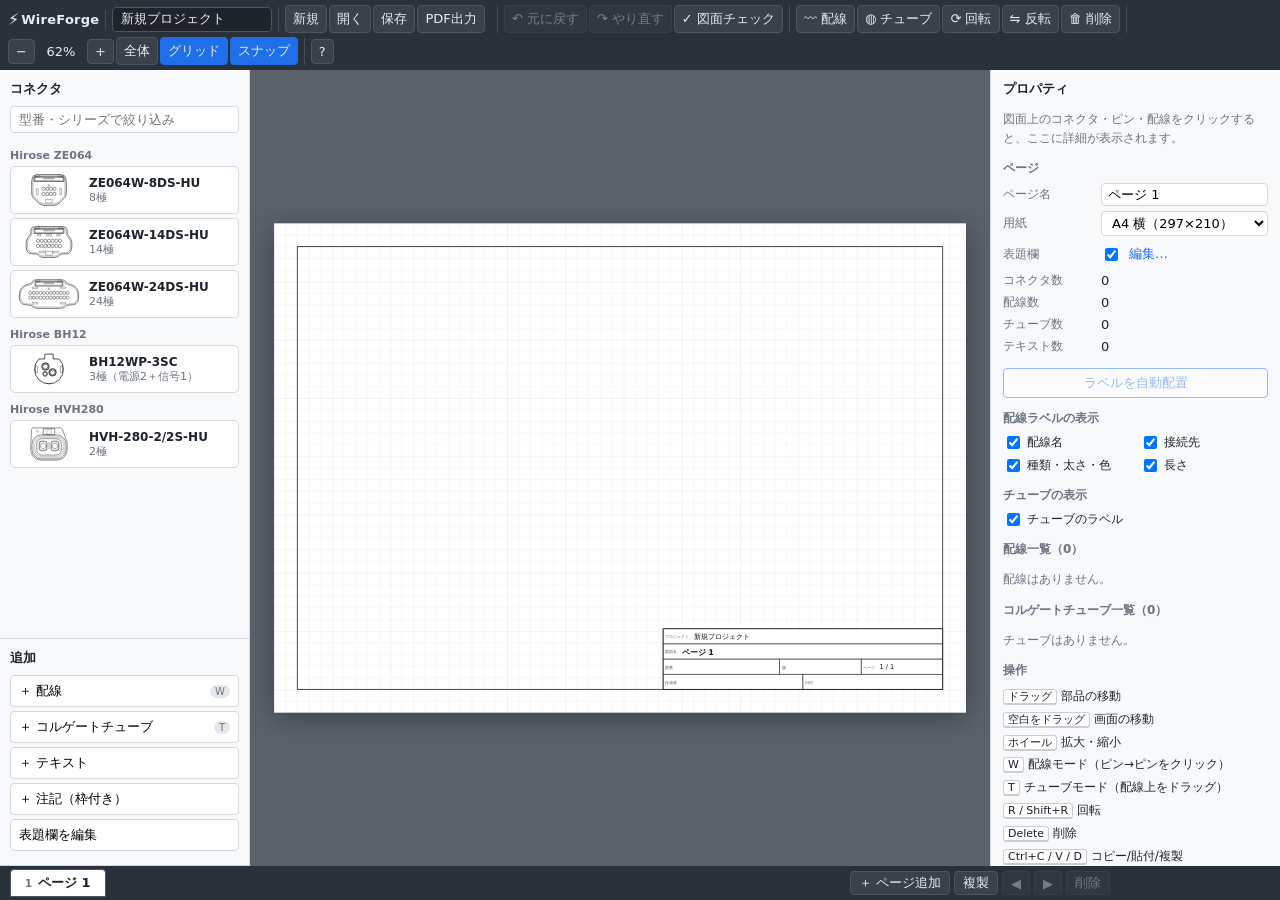
<file: index.html>
<!doctype html>
<html lang="ja">
<head>
  <meta charset="utf-8">
  <meta name="viewport" content="width=device-width, initial-scale=1">
  <title>WireForge – ハーネス配線図エディタ</title>
  <meta name="description" content="学生フォーミュラEV向け 車両ハーネス配線図作成ツール（ブラウザ完結・サーバー不要）">
  <link rel="stylesheet" href="css/app.css">
</head>
<body>
  <header id="toolbar" class="toolbar"></header>

  <aside id="parts" class="panel panel-left" aria-label="部品パネル"></aside>

  <main class="canvas-wrap">
    <div id="canvas" class="canvas"></div>
    <button class="panel-toggle left" data-toggle-panel="left" title="部品パネルの表示切替">◧</button>
    <button class="panel-toggle right" data-toggle-panel="right" title="プロパティパネルの表示切替">◨</button>
  </main>

  <aside id="props" class="panel panel-right" aria-label="プロパティパネル"></aside>

  <footer id="pagebar" class="pagebar"></footer>

  <noscript>このアプリを使うには JavaScript を有効にしてください。</noscript>
  <script type="module" src="js/main.js"></script>
</body>
</html>
</file>
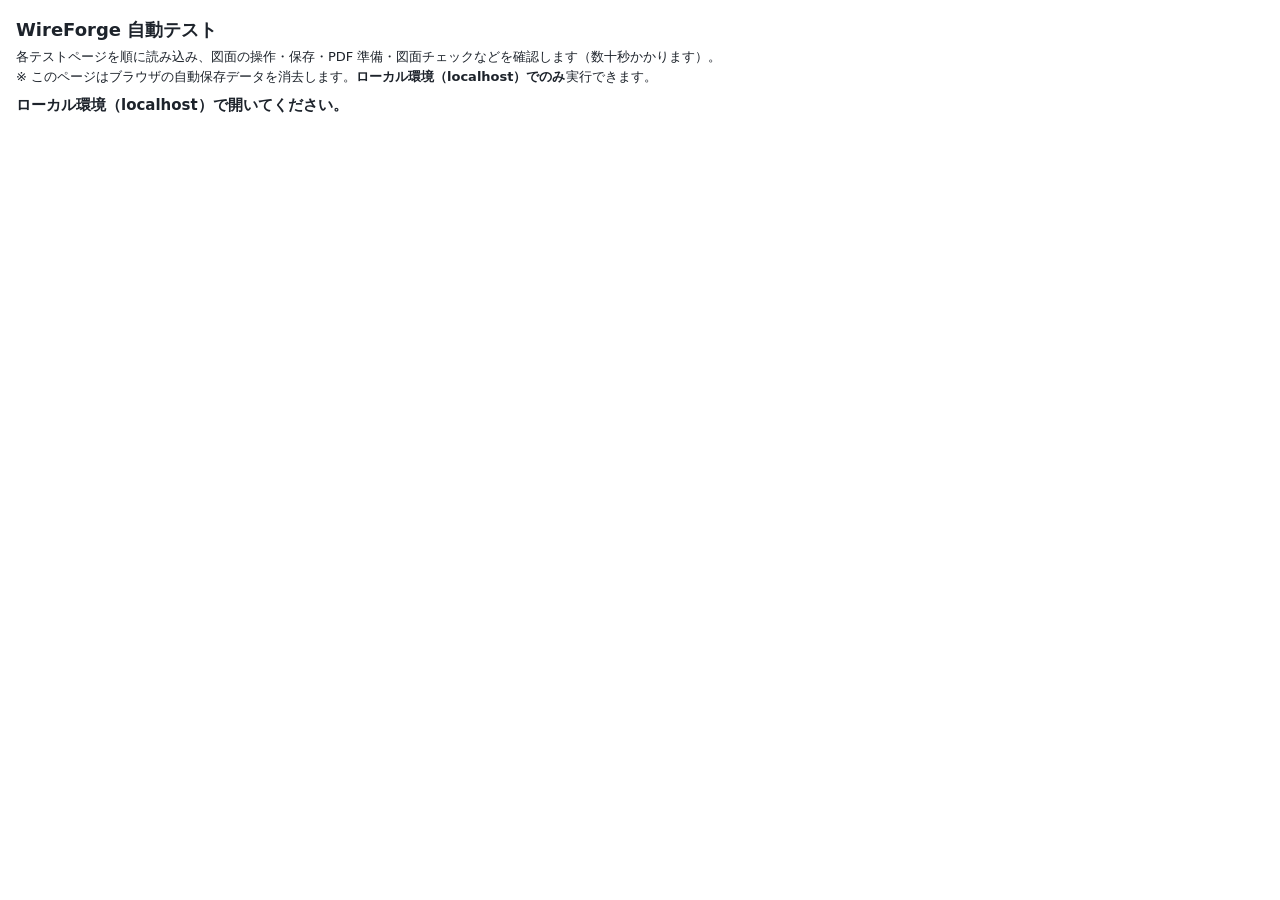
<file: tests/index.html>
<!doctype html>
<html lang="ja">
<head>
  <meta charset="utf-8">
  <title>WireForge テスト</title>
  <style>
    body { font: 13px/1.5 "Yu Gothic UI", "Meiryo", system-ui, sans-serif; margin: 16px; color: #1d232b; background: #fff; }
    h1 { font-size: 18px; margin: 0 0 4px; }
    .summary { font-size: 15px; font-weight: 700; margin: 8px 0 12px; }
    .ok { color: #15803d; } .ng { color: #b91c1c; }
    details { border: 1px solid #d5d9e0; border-radius: 6px; margin: 6px 0; padding: 4px 10px; }
    summary { cursor: pointer; }
    pre { margin: 4px 0; font-size: 12px; white-space: pre-wrap; }
    iframe { position: fixed; left: -10000px; top: 0; width: 1600px; height: 900px; border: 0; }
  </style>
</head>
<body>
  <h1>WireForge 自動テスト</h1>
  <div>各テストページを順に読み込み、図面の操作・保存・PDF 準備・図面チェックなどを確認します（数十秒かかります）。<br>
    ※ このページはブラウザの自動保存データを消去します。<b>ローカル環境（localhost）でのみ</b>実行できます。</div>
  <div class="summary" id="summary">実行中…</div>
  <div id="results"></div>
  <script type="module">
    const TESTS = [
      ['connector.html', 'コネクタ配置・回転・コピー'],
      ['wire.html', '配線'],
      ['tube.html', 'コルゲートチューブ'],
      ['pages-io.html', 'ページ・テキスト・保存・PDF 準備'],
      ['pages-io.html?restore=1', '自動保存からの復元'],
      ['check-repair.html', '図面チェック・読み込み時の修復・ラベル自動配置'],
    ];
    const results = document.getElementById('results');
    const summary = document.getElementById('summary');
    if (!['localhost', '127.0.0.1'].includes(location.hostname)) {
      summary.textContent = 'ローカル環境（localhost）で開いてください。';
      throw new Error('local only');
    }

    function runOne(url) {
      return new Promise((resolve) => {
        const frame = document.createElement('iframe');
        frame.src = url;
        document.body.appendChild(frame);
        const t0 = Date.now();
        const poll = setInterval(() => {
          const text = frame.contentDocument?.getElementById('out')?.textContent || '';
          if (text || Date.now() - t0 > 30000) {
            clearInterval(poll);
            // 自動保存（pagehide 時に確定）を残すため、iframe を外す前に少し待つ
            setTimeout(() => { frame.remove(); resolve(text || 'FAIL タイムアウト（30 秒以内に結果が出ませんでした）'); }, 300);
          }
        }, 200);
      });
    }

    let pass = 0, fail = 0;
    for (const [url, name] of TESTS) {
      const out = await runOne(url);
      const lines = out.split('\n').filter(Boolean);
      const p = lines.filter((l) => l.startsWith('PASS')).length;
      const f = lines.filter((l) => /^(FAIL|ERROR|EXC)/.test(l)).length;
      pass += p; fail += f;
      const d = document.createElement('details');
      if (f) d.open = true;
      d.innerHTML = `<summary><b class="${f ? 'ng' : 'ok'}">${f ? '✗' : '✓'}</b> ${name}（${url}）— 成功 ${p} / 失敗 ${f}</summary>`;
      const pre = document.createElement('pre');
      pre.textContent = lines.join('\n');
      d.appendChild(pre);
      results.appendChild(d);
    }
    summary.className = 'summary ' + (fail ? 'ng' : 'ok');
    summary.textContent = fail ? `失敗あり: 成功 ${pass} / 失敗 ${fail}` : `すべて成功: ${pass} 件`;
    document.title = `${fail ? 'NG' : 'OK'} ${pass}/${pass + fail}`;
  </script>
</body>
</html>
</file>
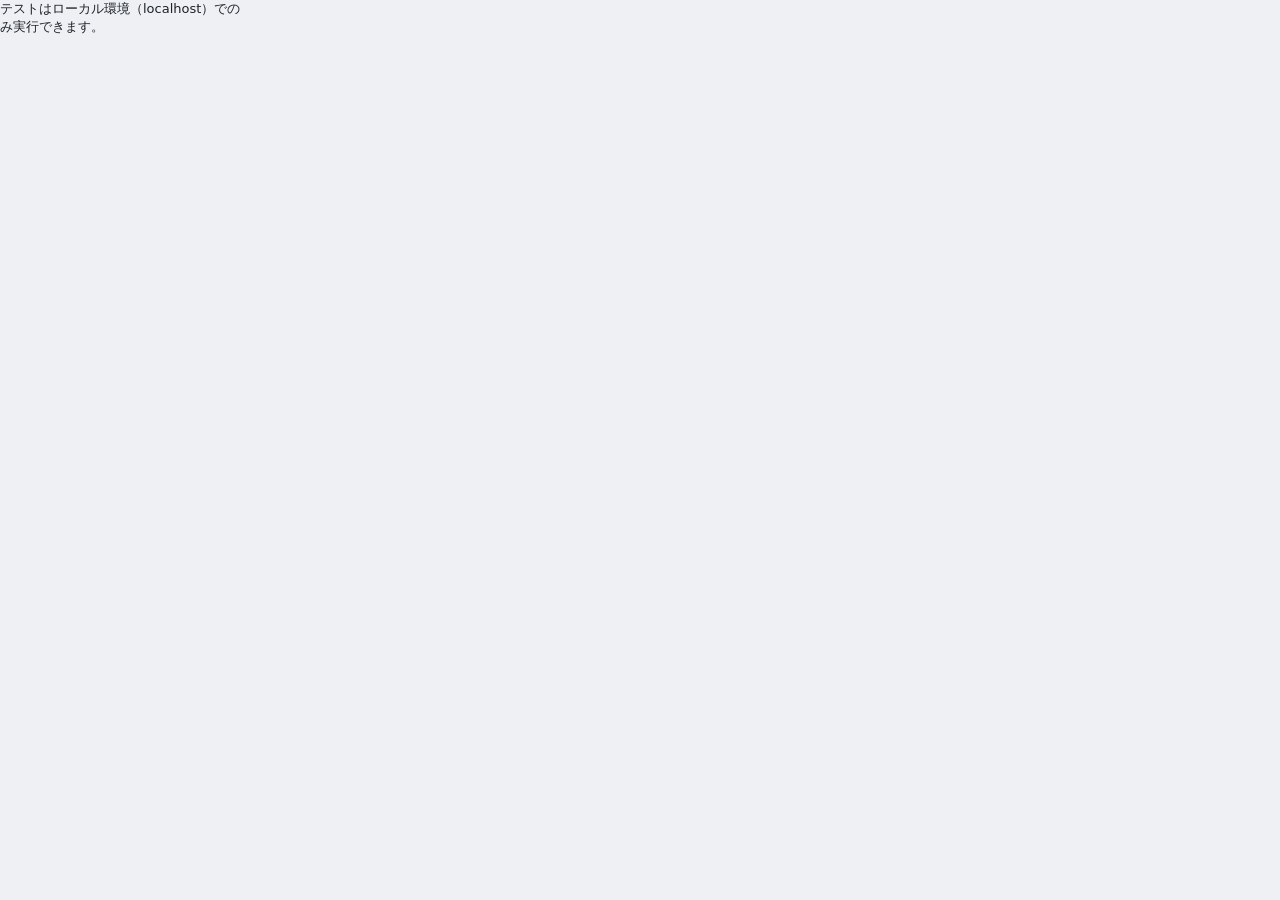
<file: tests/check-repair.html>
<!doctype html><html lang="ja"><head><meta charset="utf-8"><title>test: check-repair</title><link rel="stylesheet" href="../css/app.css"></head><body>
<header id="toolbar" class="toolbar"></header><aside id="parts" class="panel panel-left"></aside>
<main class="canvas-wrap"><div id="canvas" class="canvas"></div></main><aside id="props" class="panel panel-right"></aside><footer id="pagebar" class="pagebar"></footer>
<pre id="out" style="position:fixed;left:0;bottom:40px;background:#fff;z-index:9;font-size:11px;margin:0"></pre>
<script type="module">
// テストは localStorage（自動保存）を消すので、公開サイトでは実行しない
if (!['localhost', '127.0.0.1'].includes(location.hostname)) { document.body.textContent = 'テストはローカル環境（localhost）でのみ実行できます。'; throw new Error('local only'); }
if (!new URLSearchParams(location.search).get('restore')) localStorage.clear();
const log=[]; const ok=(n,c,extra='')=>log.push((c?'PASS ':'FAIL ')+n+(c?'':' '+extra));
window.addEventListener('error',e=>log.push('ERROR '+e.message));
const sleep=(ms)=>new Promise(r=>setTimeout(r,ms));
try{
localStorage.clear();
await import('../js/main.js');
const {canvas, store, cmd} = window.__app;
window.confirm=()=>true; const alerts=[]; window.alert=(m)=>alerts.push(m);
const {checkProject} = await import('../js/core/check.js');
const {deserializeWithReport, serialize} = await import('../js/core/io.js');
canvas.fit();
const has=(issues,lv,re)=>issues.some(i=>i.level===lv && re.test(i.message));

// 空の図面 → 問題なし
ok('empty project clean', checkProject(store.project).length===0);

canvas.placePart('HRS-ZE064W-14DS', 90, 80);
canvas.placePart('HRS-HVH-280-2/2S', 200, 80);
const [J1,J2]=store.page.connectors;
cmd.addWire({connectorId:J1.id,pinId:'1'},{connectorId:J2.id,pinId:'1'},{name:'HV+',length:900});
let is=checkProject(store.project);
ok('clean wire no warn/error', !is.some(i=>i.level!=='info'), JSON.stringify(is));
cmd.addWire({connectorId:J1.id,pinId:'2'},{connectorId:J2.id,pinId:'2'});
is=checkProject(store.project);
ok('info: missing name', has(is,'info',/配線名が未入力/));
ok('info: missing length', has(is,'info',/長さが未入力/));
// 同じピンに 2 本
cmd.addWire({connectorId:J1.id,pinId:'1'},{connectorId:J1.id,pinId:'3'},{name:'HV+',length:100});
is=checkProject(store.project);
ok('warn: pin double', has(is,'warn',/に配線が 2 本/));
ok('same name in same net is ok', !has(is,'warn',/配線名「HV\+」/));
cmd.addWire({connectorId:J1.id,pinId:'4'},{connectorId:J1.id,pinId:'5'},{name:'HV+',length:100});
is=checkProject(store.project);
ok('warn: same name different nets', has(is,'warn',/配線名「HV\+」/));
// コネクタ名重複
cmd.updateConnector(J2.id,{label:'J1'});
ok('warn: dup connector label', has(checkProject(store.project),'warn',/コネクタ名「J1」/));
cmd.updateConnector(J2.id,{label:'J2'});
// はみ出し
cmd.updateConnector(J2.id,{x:290});
ok('warn: outside frame', has(checkProject(store.project),'warn',/コネクタ J2 が図枠から/));
cmd.updateConnector(J2.id,{x:200,y:80});
const tid=cmd.addText(250,185,{text:'メモ'});
ok('warn: overlaps title block', has(checkProject(store.project),'warn',/メモ」が表題欄に重なって/), JSON.stringify(checkProject(store.project).map(i=>i.message)));
cmd.deleteText(tid);
// チューブ長さ
cmd.addTube(store.page.wires[0].id,0.3,0.6);
ok('info: tube length', has(checkProject(store.project),'info',/チューブ T1: 長さが未入力/));

// パネル UI
const btn=[...document.querySelectorAll('#toolbar .tb-btn')].find(b=>b.textContent.includes('図面チェック'));
ok('toolbar check button', !!btn);
await sleep(400);
const badge=btn.querySelector('.check-badge');
ok('badge shows count', !badge.hidden && +badge.textContent>0, badge.textContent);
btn.click();
const panel=document.querySelector('.check-panel');
ok('panel opens', panel && !panel.hidden);
const items=[...panel.querySelectorAll('.check-item')];
ok('panel lists items', items.length===checkProject(store.project).length, items.length);
ok('errors sorted first', items[0].classList.contains('warn')||items[0].classList.contains('error'));
// 2 ページ目へ移動して、1 ページ目の項目をクリック → ページ切替＋選択
const p1=store.page.id;
cmd.addPage(); ok('switched to page 2', store.page.id!==p1);
await sleep(400);
const target=[...panel.querySelectorAll('.check-item')].find(b=>/に配線が 2 本/.test(b.textContent));
ok('page tag shown for multipage', !!target?.querySelector('.pg'));
target.click();
ok('click issue switches page', store.page.id===p1);
ok('click issue selects pin', store.ui.selection?.kind==='pin');
// 図面外の部品を選択 → 画面内へスクロール
cmd.updateConnector(J2.id,{x:280});
canvas.zoomAt(4); store.select({kind:'connector',id:J2.id}); canvas.reveal();
const r=document.querySelector(`[data-kind="connector"][data-id="${J2.id}"]`).getBoundingClientRect();
const box=canvas.svg.getBoundingClientRect();
ok('reveal centers element', Math.abs((r.left+r.width/2)-(box.left+box.width/2))<2, `${r.left} ${box.left}`);
cmd.updateConnector(J2.id,{x:200});
// 閉じる
panel.querySelector('.icon-btn').click(); ok('panel closes', panel.hidden);

// PDF ダイアログに警告
cmd.exportPdf();
ok('pdf dialog shows check warning', /図面チェックで/.test(document.querySelector('.modal')?.textContent||''));
document.querySelector('.modal .link-btn').click();
ok('pdf dialog link opens check', !document.querySelector('.modal') && !panel.hidden);

// ---- 読み込み時の修復 ----
const json=JSON.parse(serialize(store.project));
const pg=json.pages[0];
pg.connectors.push(null, 'x');
pg.connectors[0].x='120'; pg.connectors[0].rotation=450;
pg.wires.push({id:'bad'}); // from/to なし
pg.wires[1].id=pg.wires[0].id; // ID 重複
pg.wires[0].waypoints=[[1,2],'bad',[3]];
pg.wires[0].length='abc';
pg.tubes.push({id:'tz', wireId:'nope', wireIds:['nope'], t0:0.2, t1:0.5});
pg.tubes[0].t0=0.9; pg.tubes[0].t1=0.1;
pg.texts=[{text:'a', size:-1}];
const {project:fixed, repairs}=deserializeWithReport(JSON.stringify(json));
const f=fixed.pages[0];
ok('repair: non-object connectors removed', f.connectors.length===2);
ok('repair: numeric coercion', f.connectors[0].x===120 && f.connectors[0].rotation===90);
ok('repair: wire without ends removed', !f.wires.some(w=>w.id==='bad'));
ok('repair: duplicate ids reassigned', new Set(f.wires.map(w=>w.id)).size===f.wires.length);
ok('repair: waypoints cleaned', JSON.stringify(f.wires[0].waypoints)==='[[1,2]]');
ok('repair: bad length → null', f.wires[0].length===null);
ok('repair: orphan tube removed', !f.tubes.some(t=>t.id==='tz') && f.tubes.length===1);
ok('repair: tube range ordered', f.tubes[0].t0===0.1 && f.tubes[0].t1===0.9);
ok('repair: text defaults', f.texts[0].size>0 && typeof f.texts[0].x==='number' && f.texts[0].id);
ok('repairs reported', repairs.length>=4, JSON.stringify(repairs));
// 正常ファイルは修復なし
const clean=deserializeWithReport(serialize(store.project));
ok('clean file has no repairs', clean.repairs.length===0, JSON.stringify(clean.repairs));
// 修復があれば開いた時に通知
const file=new File([JSON.stringify(json)],'x.harness.json',{type:'application/json'});
await cmd.openFile(file);
ok('open broken file alerts repairs', alerts.some(a=>/修復/.test(a)));
ok('open broken file loaded', store.project.pages[0].wires.length===f.wires.length);
// 存在しない部品・ピン → チェックでエラー
cmd.updateConnector(store.page.connectors[0].id,{partId:'NO-SUCH'});
is=checkProject(store.project);
ok('error: unknown part', has(is,'error',/カタログにありません/));
// 壊れたファイルは例外
let threw=false; try{deserializeWithReport('{"format":"x"}')}catch{threw=true}
ok('foreign json rejected', threw);

// ---- ラベル自動配置 ----
cmd.newProject();
canvas.placePart('HRS-ZE064W-14DS', 80, 75); canvas.placePart('HRS-HVH-280-2/2S', 215, 75);
{const [A,B]=store.page.connectors;
cmd.addWire({connectorId:A.id,pinId:'1'},{connectorId:B.id,pinId:'1'},{name:'HV+',length:900});
cmd.addWire({connectorId:A.id,pinId:'2'},{connectorId:B.id,pinId:'2'},{name:'HV-',length:900});}
const W=await import('../js/render/wireRenderer.js');
const boxes=()=>store.page.wires.map(w=>W.wireLabelBox(store.page,w,store.project.settings.display));
const inter=(a,b)=>Math.min(a.x+a.w,b.x+b.w)>Math.max(a.x,b.x)&&Math.min(a.y+a.h,b.y+b.h)>Math.max(a.y,b.y);
ok('check reports label overlap', checkProject(store.project).some(i=>/重なっています/.test(i.message)) === inter(...boxes()));
cmd.autoLayoutLabels();
ok('auto layout removes overlap', !inter(...boxes()));
ok('no overlap info after layout', !checkProject(store.project).some(i=>/ラベル.*重なって/.test(i.message)));
cmd.undo(); ok('auto layout undoable', store.canRedo());
}catch(e){log.push('EXC '+e.message+' '+e.stack)}
document.getElementById('out').textContent=log.join('\n');
</script></body></html>
</file>
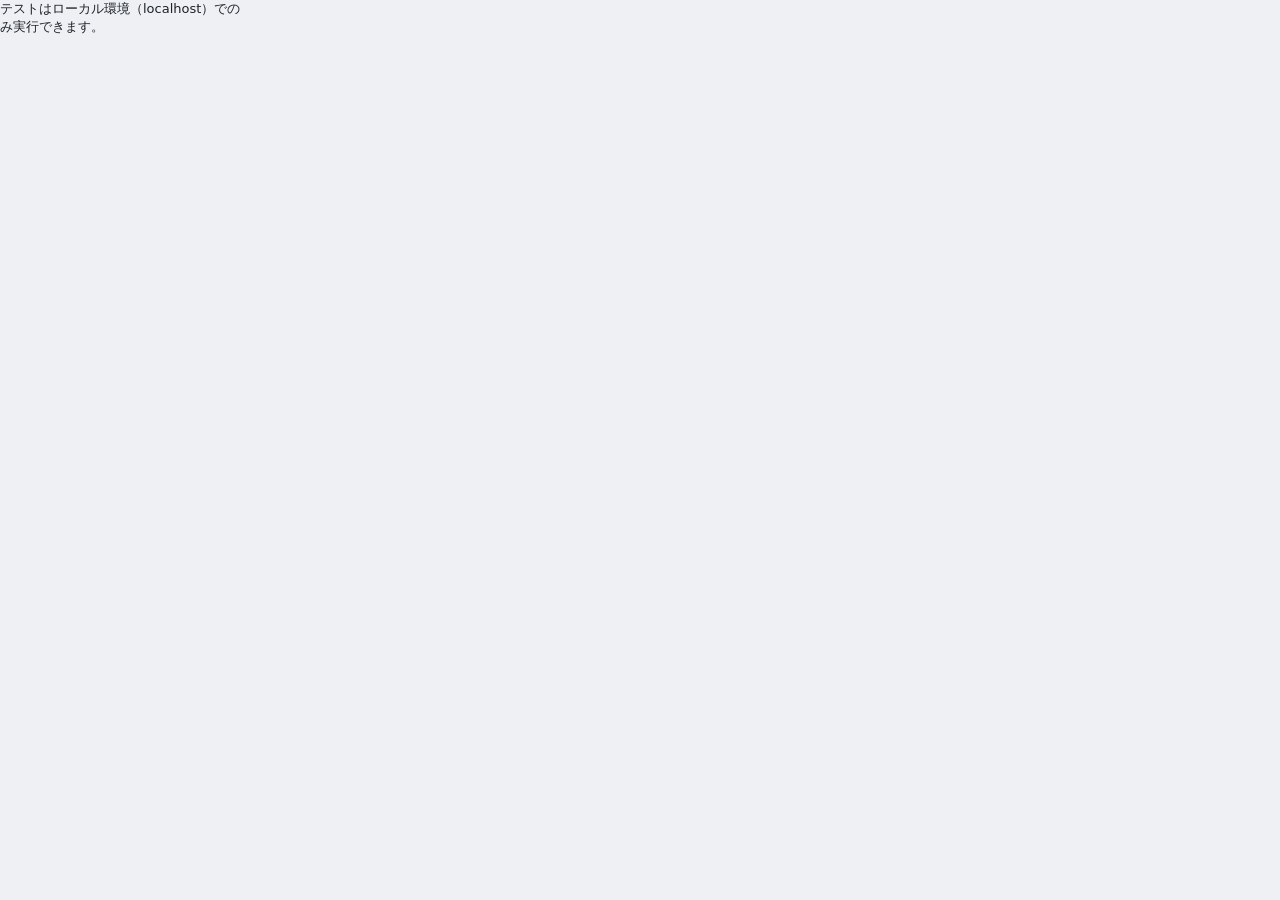
<file: tests/connector.html>
<!doctype html><html lang="ja"><head><meta charset="utf-8"><title>test: connector</title><link rel="stylesheet" href="../css/app.css"></head><body>
<header id="toolbar" class="toolbar"></header><aside id="parts" class="panel panel-left"></aside>
<main class="canvas-wrap"><div id="canvas" class="canvas"></div></main><aside id="props" class="panel panel-right"></aside><footer id="pagebar" class="pagebar"></footer>
<pre id="out"></pre>
<script type="module">
// テストは localStorage（自動保存）を消すので、公開サイトでは実行しない
if (!['localhost', '127.0.0.1'].includes(location.hostname)) { document.body.textContent = 'テストはローカル環境（localhost）でのみ実行できます。'; throw new Error('local only'); }
if (!new URLSearchParams(location.search).get('restore')) localStorage.clear();
const log=[]; const ok=(n,c)=>log.push((c?'PASS ':'FAIL ')+n);
window.addEventListener('error',e=>log.push('ERROR '+e.message));
try{
await import('../js/main.js');
const {canvas, store, cmd} = window.__app;
canvas.fit();
canvas.placePart('HRS-ZE064W-14DS', 100, 100);
const pg=()=>store.page; const c0=()=>pg().connectors[0];
ok('place', pg().connectors.length===1 && c0().label==='J1');
cmd.rotate(90); ok('rotate', c0().rotation===90);
cmd.undo(); ok('undo rotate', c0().rotation===0);
cmd.redo(); ok('redo rotate', c0().rotation===90);
cmd.copy(); cmd.paste(); ok('paste', pg().connectors.length===2 && pg().connectors[1].label==='J2' && pg().connectors[1].x===110);
cmd.deleteSelection(); ok('delete', pg().connectors.length===1);
// drag via pointer events on a pin
store.select(null);
const pin=document.querySelector('#canvas [data-kind=pin][data-pin="3"]'); const r=pin.getBoundingClientRect();
const svg=canvas.svg; const opt=(x,y)=>({bubbles:true,clientX:x,clientY:y,button:0,pointerId:1});
pin.dispatchEvent(new PointerEvent('pointerdown',opt(r.x+2,r.y+2)));
ok('pin select', store.ui.selection?.kind==='pin' && store.ui.selection.pinId==='3');
const z=canvas.zoom; svg.dispatchEvent(new PointerEvent('pointermove',opt(r.x+2+20*z,r.y+2+10*z)));
svg.dispatchEvent(new PointerEvent('pointerup',opt(r.x+2+20*z,r.y+2+10*z)));
ok('drag move '+c0().x+','+c0().y, c0().x===120 && c0().y===110);
cmd.undo(); ok('drag undo', c0().x===100 && c0().y===100);
// keyboard
window.dispatchEvent(new KeyboardEvent('keydown',{key:'Delete'}));
ok('pin row/prop panel', document.querySelectorAll('.pin-table tbody tr').length===14);
store.select({kind:'connector',id:c0().id});
window.dispatchEvent(new KeyboardEvent('keydown',{key:'ArrowRight',shiftKey:true}));
ok('nudge', c0().x===110);
window.dispatchEvent(new KeyboardEvent('keydown',{key:'Delete'}));
ok('key delete '+pg().connectors.length+' sel='+JSON.stringify(store.ui.selection), pg().connectors.length===0);
window.dispatchEvent(new KeyboardEvent('keydown',{key:'z',ctrlKey:true}));
ok('key undo', pg().connectors.length===1);
canvas.placePart('HRS-ZE064W-8DS', 50, 50); ok('8DS placeable', pg().connectors.length===2); cmd.undo();
}catch(e){log.push('EXC '+e.stack)}
document.getElementById('out').textContent=log.join('\n');
</script></body></html>
</file>
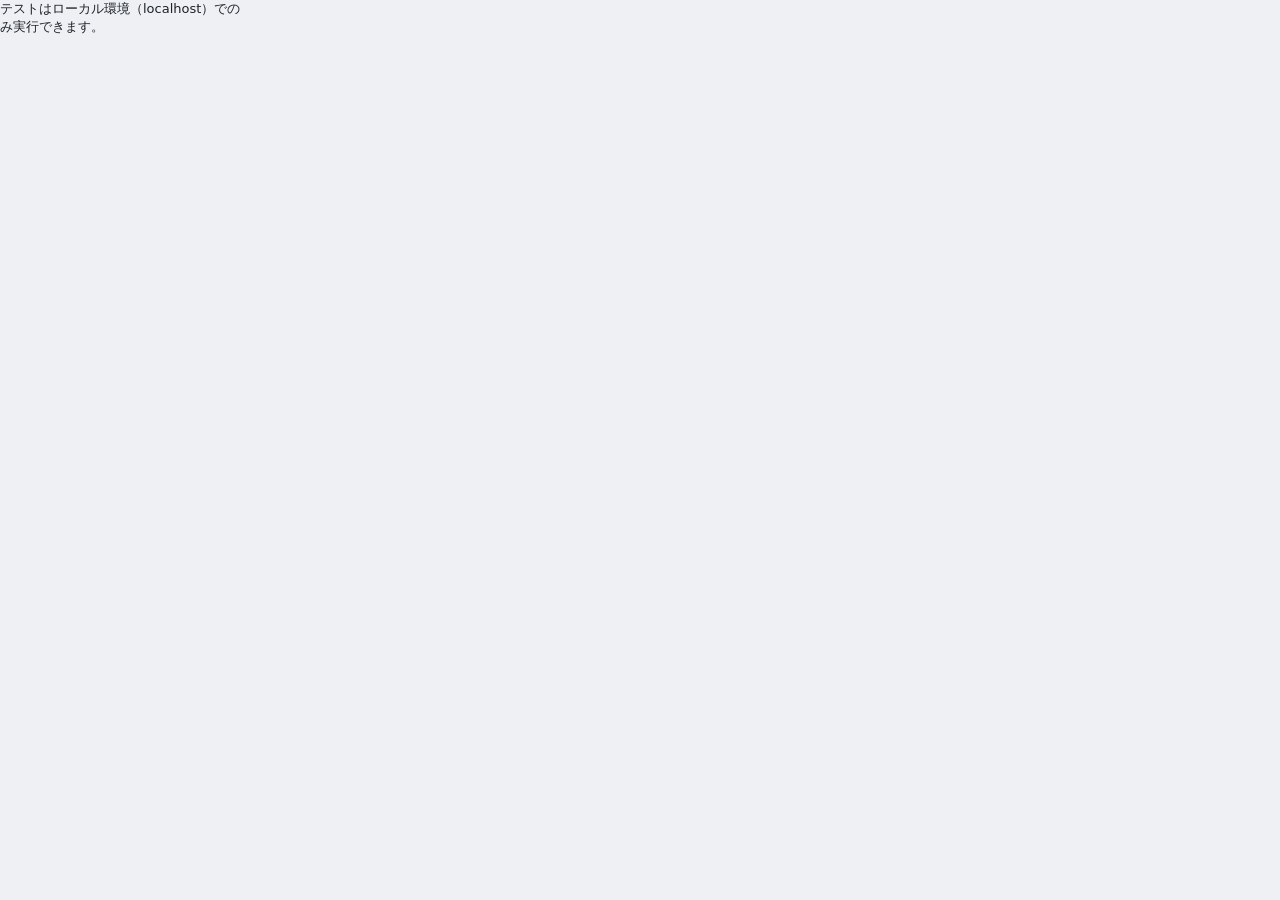
<file: tests/pages-io.html>
<!doctype html><html lang="ja"><head><meta charset="utf-8"><title>test: pages-io</title><link rel="stylesheet" href="../css/app.css"></head><body>
<header id="toolbar" class="toolbar"></header><aside id="parts" class="panel panel-left"></aside>
<main class="canvas-wrap"><div id="canvas" class="canvas"></div></main><aside id="props" class="panel panel-right"></aside><footer id="pagebar" class="pagebar"></footer>
<pre id="out" style="position:fixed;left:0;bottom:40px;background:#fff;z-index:9;font-size:11px;margin:0"></pre>
<script type="module">
// テストは localStorage（自動保存）を消すので、公開サイトでは実行しない
if (!['localhost', '127.0.0.1'].includes(location.hostname)) { document.body.textContent = 'テストはローカル環境（localhost）でのみ実行できます。'; throw new Error('local only'); }
if (!new URLSearchParams(location.search).get('restore')) localStorage.clear();
const log=[]; const ok=(n,c)=>log.push((c?'PASS ':'FAIL ')+n);
window.addEventListener('error',e=>log.push('ERROR '+e.message));
const q=new URLSearchParams(location.search);
const sleep=(ms)=>new Promise(r=>setTimeout(r,ms));
try{
if(!q.get('restore')) localStorage.clear();
await import('../js/main.js');
const {canvas, store, cmd} = window.__app;
window.confirm=()=>true; window.alert=(m)=>log.push('ALERT '+m);
const click=(el)=>{const r=el.getBoundingClientRect(); const o={bubbles:true,clientX:r.x+r.width/2,clientY:r.y+r.height/2,button:0,pointerId:1};
  el.dispatchEvent(new PointerEvent('pointerdown',o)); el.dispatchEvent(new PointerEvent('pointerup',o)); el.dispatchEvent(new MouseEvent('click',o));};
if(q.get('restore')){
  await sleep(50);
  const p=store.project;
  ok('restored from autosave', p.name==='P4テスト' && p.pages.length===3);
  ok('restored content', p.pages.some(pg=>pg.wires.length===2 && pg.tubes.length===1 && pg.texts.length>=1));
}else{
canvas.fit();
cmd.renameProject('P4テスト');
canvas.placePart('HRS-ZE064W-14DS', 90, 80);
canvas.placePart('HRS-HVH-280-2/2S', 210, 80);
const [J1,J2]=store.page.connectors;
cmd.addWire({connectorId:J1.id,pinId:'1'},{connectorId:J2.id,pinId:'1'},{name:'HV+',color:'O',gauge:3,length:900});
cmd.addWire({connectorId:J1.id,pinId:'2'},{connectorId:J2.id,pinId:'2'},{name:'HV-',color:'O',gauge:3,length:900});
const [w1,w2]=store.page.wires;
cmd.addTube(w1.id,0.3,0.7,{color:'orange',size:13.2,length:500}); cmd.setTubeWire(store.page.tubes[0].id,w2.id,true);
// text via parts panel button
const tbtn=[...document.querySelectorAll('#parts .side-btn')].find(b=>b.textContent.includes('テキスト'));
tbtn.click();
ok('text added & selected', store.page.texts.length===1 && store.ui.selection?.kind==='text');
const T=store.page.texts[0];
cmd.updateText(T.id,{text:'高電圧ハーネス\n※ オレンジ配線は HV', x:30, y:30, size:4, bold:true});
ok('text rendered multiline', document.querySelectorAll('#canvas .note tspan').length===2);
// drag text
const nt=document.querySelector('#canvas .note'); const r=nt.getBoundingClientRect();
const o=(x,y)=>({bubbles:true,clientX:x,clientY:y,button:0,pointerId:1});
nt.querySelector('rect').dispatchEvent(new PointerEvent('pointerdown',o(r.x+5,r.y+5)));
canvas.svg.dispatchEvent(new PointerEvent('pointermove',o(r.x+5+canvas.zoom*10,r.y+5)));
canvas.svg.dispatchEvent(new PointerEvent('pointerup',o(0,0)));
ok('text drag', Math.abs(store.page.texts[0].x-40)<0.6);
// note
const nbtn=[...document.querySelectorAll('#parts .side-btn')].find(b=>b.textContent.includes('注記'));
nbtn.click(); ok('note framed', store.page.texts[1].frame===true && !!document.querySelector('#canvas .note-frame'));
cmd.updateText(store.page.texts[1].id,{x:30,y:160,text:'注記\n1. 配線長さは端子先端まで\n2. チューブ端はテープ巻き'});
// copy paste text
store.select({kind:'text',id:T.id}); cmd.copy(); cmd.paste(); ok('text paste', store.page.texts.length===3); cmd.undo();
// panel textarea live edit
store.select({kind:'text',id:T.id});
const ta=document.querySelector('#props textarea'); ta.focus(); ta.value='HV ハーネス'; ta.dispatchEvent(new Event('input',{bubbles:true}));
ok('live text edit keeps focus', document.activeElement===ta && store.page.texts[0].text==='HV ハーネス');
ta.blur(); ok('live edit one history', (cmd.undo(), store.page.texts[0].text.startsWith('高電圧')));
cmd.redo();
// title block
cmd.updateTitleBlock({title:'HV 系統図', drawingNo:'SIFT-HN-001', author:'設計担当', date:'2026/11/09', revision:'A'});
ok('title block rendered', document.querySelector('#canvas .title-block').textContent.includes('SIFT-HN-001') && document.querySelector('#canvas .title-block').textContent.includes('1 / 1'));
click(document.querySelector('#canvas .title-block .tb-bg'));
ok('title block select panel', store.ui.selection?.kind==='titleBlock' && document.querySelector('#props h3').textContent==='表題欄');
store.select(null);
// pages
const p1=store.page.id;
[...document.querySelectorAll('#pagebar button')].find(b=>b.textContent.includes('ページ追加')).click();
ok('page added & active', store.project.pages.length===2 && store.page.id!==p1 && store.page.name==='ページ 2');
ok('title shows 2/2', document.querySelector('#canvas .title-block').textContent.includes('2 / 2'));
cmd.setPaper('A4-portrait'); ok('paper portrait', store.page.paper==='A4-portrait');
canvas.placePart('HRS-BH12WP-3SC', 100, 100);
cmd.switchPage(p1); ok('switch page', store.page.id===p1 && store.page.connectors.length===2);
ok('switch not in history', (cmd.undo(), store.page.id) ); cmd.redo();
cmd.switchPage(p1);
// duplicate
[...document.querySelectorAll('#pagebar button')].find(b=>b.textContent==='複製').click();
const dup=store.page;
ok('duplicate', store.project.pages.length===3 && dup.name.includes('コピー') && dup.connectors.length===2 && dup.wires.length===2 && dup.tubes.length===1);
const ids=new Set(dup.connectors.map(c=>c.id)), wids=new Set(dup.wires.map(w=>w.id));
ok('duplicate ids remapped', !dup.connectors.some(c=>c.id===J1.id) && dup.wires.every(w=>ids.has(w.from.connectorId)&&ids.has(w.to.connectorId)) && dup.tubes[0].wireIds.every(id=>wids.has(id)));
// edit in dup independent
cmd.updateWire(dup.wires[0].id,{color:'R'});
ok('pages independent', store.project.pages[0].wires[0].color==='O');
// rename (dblclick tab)
const at=document.querySelector('#pagebar .page-tab.active'); at.dispatchEvent(new MouseEvent('dblclick',{bubbles:true}));
await sleep(10);
const inp=document.querySelector('#pagebar .page-tab-input'); ok('rename input', !!inp);
inp.value='LV 系統'; inp.blur(); ok('renamed', store.page.name==='LV 系統');
// reorder
const ord=()=>store.project.pages.map(p=>p.name).join(',');
const before=ord();
[...document.querySelectorAll('#pagebar button')].find(b=>b.textContent==='◀').click();
ok('move left', ord()!==before && store.project.pages[0].name==='LV 系統');
cmd.undo(); ok('move undo', ord()===before);
// delete page + undo
const n=store.project.pages.length; cmd.deletePage(); ok('delete page', store.project.pages.length===n-1); cmd.undo(); ok('delete undo', store.project.pages.length===n);
// keyboard page switch
window.dispatchEvent(new KeyboardEvent('keydown',{key:'PageDown'})); ok('PageDown', store.project.pages.indexOf(store.page)===2);
// JSON roundtrip
const {serialize,deserialize}=await import('../js/core/io.js');
const {renderSheet}=await import('../js/render/sheetRenderer.js');
const snapshot=(p)=>p.pages.map((pg,i)=>renderSheet(pg,{forPrint:true,display:p.settings.display,info:{projectName:p.name,pageNo:i+1,pageCount:p.pages.length}}).outerHTML).join('|');
const json=serialize(store.project); const back=deserialize(json);
ok('json roundtrip equal', JSON.stringify(back)===JSON.stringify(store.project));
ok('json render identical', snapshot(back)===snapshot(store.project));
// load via cmd.openFile(File)
const before2=snapshot(store.project);
await cmd.openFile(new File([json],'x.harness.json',{type:'application/json'}));
ok('openFile restores', snapshot(store.project)===before2 && !store.canUndo());
// bad file
await cmd.openFile(new File(['{"a":1}'],'bad.json')); ok('bad file rejected', log.some(l=>l.startsWith('ALERT')) && store.project.name==='P4テスト');
// print DOM
const {printProject}=await import('../js/editor/print.js');
let job=printProject(store.project);
const pp=document.querySelectorAll('#print-root .print-page');
ok('print pages', pp.length===3 && pp[1].style.page.startsWith('paper-'));
ok('print portrait size', [...pp].some(d=>d.style.width==='210mm' && d.style.height==='297mm'));
ok('no shrink normally', job.shrunk.length===0); job.cleanup();
// overflow
cmd.switchPage(store.project.pages[0].id);
canvas.placePart('HRS-ZE064W-24DS', 330, 80);
await sleep(30);
ok('overflow warning on canvas', !document.querySelector('.canvas-warn').hidden);
job=printProject(store.project); ok('overflow page shrunk', job.shrunk.length===1);
const ct=document.querySelector('#print-root .content').getAttribute('transform'); ok('content transformed '+ct, /scale/.test(ct||'')); job.cleanup();
cmd.undo(); await sleep(30); ok('warning cleared', document.querySelector('.canvas-warn').hidden);
// pdf dialog
cmd.exportPdf(); ok('pdf dialog', !!document.querySelector('.modal') && document.querySelectorAll('.modal tbody tr').length===3);
document.querySelector('.modal .tb-btn.light').click(); ok('dialog closed & cleaned', !document.querySelector('.modal') && !document.getElementById('print-root'));
// autosave
await sleep(900);
const saved=localStorage.getItem('sift-harness:autosave');
ok('autosaved', saved && JSON.parse(saved).pages.length===3);
ok('save state shown', document.querySelector('.save-state').textContent.includes('自動保存'));
}
}catch(e){log.push('EXC '+e.stack)}
document.getElementById('out').textContent=log.join('\n');
if(q.get('shot')) document.getElementById('out').remove();
</script></body></html>
</file>
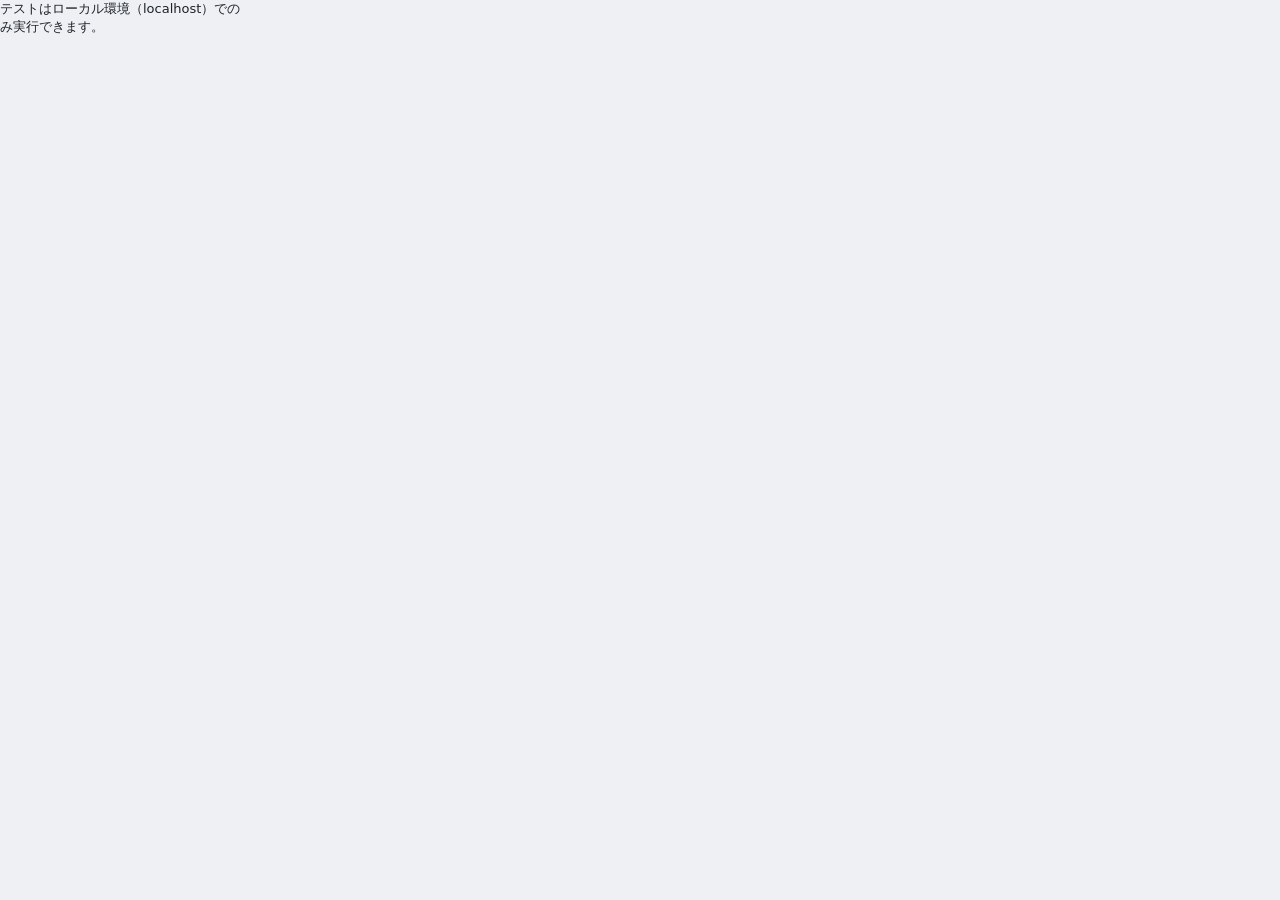
<file: tests/tube.html>
<!doctype html><html lang="ja"><head><meta charset="utf-8"><title>test: tube</title><link rel="stylesheet" href="../css/app.css"></head><body>
<header id="toolbar" class="toolbar"></header><aside id="parts" class="panel panel-left"></aside>
<main class="canvas-wrap"><div id="canvas" class="canvas"></div></main><aside id="props" class="panel panel-right"></aside><footer id="pagebar" class="pagebar"></footer>
<pre id="out" style="position:fixed;left:0;bottom:40px;background:#fff;z-index:9;font-size:11px;margin:0"></pre>
<script type="module">
// テストは localStorage（自動保存）を消すので、公開サイトでは実行しない
if (!['localhost', '127.0.0.1'].includes(location.hostname)) { document.body.textContent = 'テストはローカル環境（localhost）でのみ実行できます。'; throw new Error('local only'); }
if (!new URLSearchParams(location.search).get('restore')) localStorage.clear();
const log=[]; const ok=(n,c)=>log.push((c?'PASS ':'FAIL ')+n);
window.addEventListener('error',e=>log.push('ERROR '+e.message));
const q=new URLSearchParams(location.search);
try{
await import('../js/main.js');
const {canvas, store, cmd} = window.__app;
window.confirm=()=>true;
canvas.fit();
canvas.placePart('HRS-ZE064W-8DS', 80, 75);
canvas.placePart('HRS-ZE064W-14DS', 220, 75);
canvas.placePart('HRS-BH12WP-3SC', 80, 155);
canvas.placePart('HRS-HVH-280-2/2S', 220, 155);
const [J1,J2,J3,J4]=store.page.connectors;
const pinEl=(cid,pid)=>document.querySelector(`#canvas [data-kind=pin][data-id="${cid}"][data-pin="${pid}"]`);
const click=(el)=>{const r=el.getBoundingClientRect(); const o={bubbles:true,clientX:r.x+r.width/2,clientY:r.y+r.height/2,button:0,pointerId:1};
  el.dispatchEvent(new PointerEvent('pointerdown',o)); el.dispatchEvent(new PointerEvent('pointerup',o));};
// wire mode via key W
window.dispatchEvent(new KeyboardEvent('keydown',{key:'w'}));
ok('wire tool on', store.ui.tool==='wire');
click(pinEl(J1.id,'3')); ok('start set', store.ui.wireStart?.pinId==='3');
click(pinEl(J2.id,'1')); ok('wire1 created', store.page.wires.length===1);
const w1=store.page.wires[0];
ok('wire ends', w1.from.connectorId===J1.id && w1.from.pinId==='3' && w1.to.connectorId===J2.id && w1.to.pinId==='1');
cmd.updateWire(w1.id,{name:'CAN_H', color:'Y', gauge:0.85, length:1200});
click(pinEl(J1.id,'4')); click(pinEl(J2.id,'2'));
const w2=store.page.wires[1];
ok('wire2 inherits spec', w2 && w2.color==='Y' && w2.gauge===0.85 && w2.length==null);
cmd.updateWire(w2.id,{name:'CAN_L', color:'G', length:1.2*1000, lengthUnit:'m'});
// branch: J2-1 also to J4-1 (shared pin -> net)
click(pinEl(J2.id,'1')); click(pinEl(J4.id,'1'));
const w3=store.page.wires[2];
cmd.updateWire(w3.id,{name:'+12V', color:'R', gauge:2, type:'UL1015', length:450});
click(pinEl(J3.id,'A')); click(pinEl(J4.id,'2'));
const w4=store.page.wires[3]; cmd.updateWire(w4.id,{name:'GND', color:'B', gauge:3, length:800});
click(pinEl(J3.id,'1')); click(pinEl(J1.id,'8'));
const w5=store.page.wires[4]; cmd.updateWire(w5.id,{name:'SIG', color:'W', gauge:0.3, length:600});
ok('5 wires', store.page.wires.length===5);
window.dispatchEvent(new KeyboardEvent('keydown',{key:'Escape'}));
ok('tool off', store.ui.tool==='select');
// pin colors
ok('pin colored', getComputedStyle(pinEl(J1.id,'3')).fill==='rgb(242, 197, 0)');
// select wire by clicking line
const hit=document.querySelector(`#canvas .wire[data-id="${w1.id}"] .wire-hit`);
store.select({kind:'wire',id:w1.id});
ok('net highlight', document.querySelector(`#canvas .wire[data-id="${w3.id}"]`).classList.contains('wire-net'));
ok('panel color chips', document.querySelectorAll('#props .color-chip').length===10);
ok('panel net list', document.querySelectorAll('#props .wire-table tbody tr').length===1);
// add waypoint via handle drag
const h=document.querySelector('#canvas .handle-add'); const r=h.getBoundingClientRect();
const o=(x,y)=>({bubbles:true,clientX:x,clientY:y,button:0,pointerId:1});
h.dispatchEvent(new PointerEvent('pointerdown',o(r.x+r.width/2,r.y+r.height/2)));
canvas.svg.dispatchEvent(new PointerEvent('pointermove',o(r.x+r.width/2,r.y+r.height/2-30*canvas.zoom/3)));
canvas.svg.dispatchEvent(new PointerEvent('pointerup',o(0,0)));
ok('waypoint added', store.page.wires[0].waypoints.length===1);
cmd.undo(); ok('waypoint undo', store.page.wires[0].waypoints.length===0); cmd.redo();
// change endpoint via panel equivalent
cmd.updateWire(w2.id,{to:{connectorId:J2.id,pinId:'5'}}); ok('endpoint change', store.page.wires[1].to.pinId==='5');
// labelT spread
cmd.updateWire(w1.id,{labelT:0.3}); cmd.updateWire(w2.id,{labelT:0.62});
// delete connector cascade
store.select({kind:'connector',id:J4.id}); cmd.deleteSelection();
ok('cascade delete', store.page.wires.length===3 && store.page.connectors.length===3);
cmd.undo(); ok('cascade undo', store.page.wires.length===5);
// delete wire by key
store.select({kind:'wire',id:w5.id}); window.dispatchEvent(new KeyboardEvent('keydown',{key:'Delete'}));
ok('wire delete', store.page.wires.length===4); cmd.undo();

// ===== Phase 3: tubes =====
const o2=(x,y)=>({bubbles:true,clientX:x,clientY:y,button:0,pointerId:1});
const toClient=(x,y)=>{const r=canvas.svg.getBoundingClientRect(); const m=canvas.svg.querySelector('.viewport').transform.baseVal.consolidate().matrix; return [r.left+m.e+x*m.a, r.top+m.f+y*m.d];};
const {wirePoints,pointAt}=await import('../js/core/wires.js');
window.dispatchEvent(new KeyboardEvent('keydown',{key:'t'}));
ok('tube tool on', store.ui.tool==='tube');
// drag along w4 (GND) from 20% to 70%
let pts=wirePoints(store.page, store.page.wires.find(w=>w.id===w4.id));
let a=pointAt(pts,0.4), b=pointAt(pts,0.7);
let [ax,ay]=toClient(a.x,a.y), [bx,by]=toClient(b.x,b.y);
let tgt=document.elementFromPoint(ax,ay);
ok('hit wire at start ('+tgt?.getAttribute('class')+')', !!tgt?.closest('[data-kind=wire],[data-kind=wire-label]'));
tgt.dispatchEvent(new PointerEvent('pointerdown',o2(ax,ay)));
canvas.svg.dispatchEvent(new PointerEvent('pointermove',o2(bx,by)));
canvas.svg.dispatchEvent(new PointerEvent('pointerup',o2(bx,by)));
const T1=store.page.tubes[0];
ok('tube created by drag', store.page.tubes.length===1 && Math.abs(T1.t0-0.4)<0.02 && Math.abs(T1.t1-0.7)<0.02);
ok('tube selected & tool off', store.ui.selection?.kind==='tube' && store.ui.tool==='select');
ok('tube label T1', T1.label==='T1');
ok('one history entry', (cmd.undo(), store.page.tubes.length===0)); cmd.redo();
// click-only tube on w1
window.dispatchEvent(new KeyboardEvent('keydown',{key:'t'}));
pts=wirePoints(store.page, store.page.wires.find(w=>w.id===w1.id));
a=pointAt(pts,0.5); [ax,ay]=toClient(a.x,a.y);
document.elementFromPoint(ax,ay).dispatchEvent(new PointerEvent('pointerdown',o2(ax,ay)));
canvas.svg.dispatchEvent(new PointerEvent('pointerup',o2(ax,ay)));
const T2=store.page.tubes[1];
ok('click tube default span', T2 && T2.t1-T2.t0>0.05 && T2.t0<0.5 && T2.t1>0.5);
// spec edit
cmd.updateTube(T2.id,{size:7.4,color:'orange',length:300});
ok('tube spec', store.page.tubes[1].size===7.4 && store.page.tubes[1].color==='orange');
cmd.setTubeWire(T2.id, w2.id, true);
ok('multiple targets', store.page.tubes[1].wireIds.length===2);
cmd.setTubeWire(T2.id, w1.id, false);
ok('guide not removable', store.page.tubes[1].wireIds.includes(w1.id));
// panel
store.select({kind:'tube',id:T2.id});
ok('panel tube section', document.querySelector('#props h3').textContent.includes('T2') && document.querySelectorAll('#props .check-list input').length===5);
ok('target wires highlighted', document.querySelector(`#canvas .wire[data-id="${w2.id}"]`).classList.contains('wire-net'));
ok('end handles', document.querySelectorAll('#canvas .handle-tube').length===2);
// drag end handle t1 to 90%
const h1=document.querySelector('#canvas .handle-tube[data-end=t1]'); const hr=h1.getBoundingClientRect();
b=pointAt(pts,0.9); [bx,by]=toClient(b.x,b.y);
h1.dispatchEvent(new PointerEvent('pointerdown',o2(hr.x+hr.width/2,hr.y+hr.height/2)));
canvas.svg.dispatchEvent(new PointerEvent('pointermove',o2(bx,by)));
canvas.svg.dispatchEvent(new PointerEvent('pointerup',o2(bx,by)));
ok('end handle resize', Math.abs(store.page.tubes[1].t1-0.9)<0.02);
// move tube body by 10%
const before=[store.page.tubes[1].t0,store.page.tubes[1].t1];
const mid=pointAt(pts,(before[0]+before[1])/2), mv=pointAt(pts,(before[0]+before[1])/2-0.1);
[ax,ay]=toClient(mid.x,mid.y); [bx,by]=toClient(mv.x,mv.y);
const tb=document.elementFromPoint(ax,ay);
ok('hit tube body', tb?.closest('[data-kind=tube]')?.getAttribute('data-id')===T2.id);
tb.dispatchEvent(new PointerEvent('pointerdown',o2(ax,ay)));
canvas.svg.dispatchEvent(new PointerEvent('pointermove',o2(bx,by)));
canvas.svg.dispatchEvent(new PointerEvent('pointerup',o2(bx,by)));
const after=[store.page.tubes[1].t0,store.page.tubes[1].t1];
ok('tube slide keeps span', Math.abs((after[1]-after[0])-(before[1]-before[0]))<0.005 && Math.abs(after[0]-(before[0]-0.1))<0.02);
// tube follows waypoints: geometry exists
ok('tube rendered with ribs', document.querySelectorAll('#canvas .tube .tube-rib').length===2);
// delete guide wire -> tube reassigned to w2
cmd.deleteWire(w1.id);
ok('guide wire deleted -> reassigned', store.page.tubes.find(t=>t.id===T2.id)?.wireId===w2.id);
cmd.undo();
// delete connector J4 removes w4 -> T1 removed
window.confirm=()=>true; cmd.deleteConnector(J4.id);
ok('tube pruned with wire', !store.page.tubes.some(t=>t.id===T1.id)); cmd.undo();
// delete by key
store.select({kind:'tube',id:T1.id}); window.dispatchEvent(new KeyboardEvent('keydown',{key:'Delete'}));
ok('tube delete key', store.page.tubes.length===1); cmd.undo();
// migrate roundtrip
const {migrate}=await import('../js/core/model.js');
const m=migrate(JSON.parse(JSON.stringify(store.project)));
ok('migrate keeps tubes', m.pages[0].tubes.length===2);
// print render
const {renderSheet}=await import('../js/render/sheetRenderer.js');
const g=renderSheet(store.page,{forPrint:true,display:store.project.settings.display});
ok('print has tubes', g.querySelectorAll('.tube').length===2 && g.querySelectorAll('.tube-label').length===2);
store.select(q.get('sel')==='wire'?{kind:'wire',id:w1.id}:q.get('sel')==='tube'?{kind:'tube',id:store.page.tubes[1].id}:null);
if(q.get('zoom')){const {tubeGeometry}=await import('../js/core/tubes.js'); const tt=store.page.tubes[+q.get('zoom')-1]; const gm=tubeGeometry(store.page,tt); const [cx,cy]=toClient(gm.mid.x,gm.mid.y); canvas.zoomAt(5,cx,cy);}
}catch(e){log.push('EXC '+e.stack)}
document.getElementById('out').textContent=log.join('\n');
if(q.get('shot')) document.getElementById('out').remove();
</script></body></html>
</file>
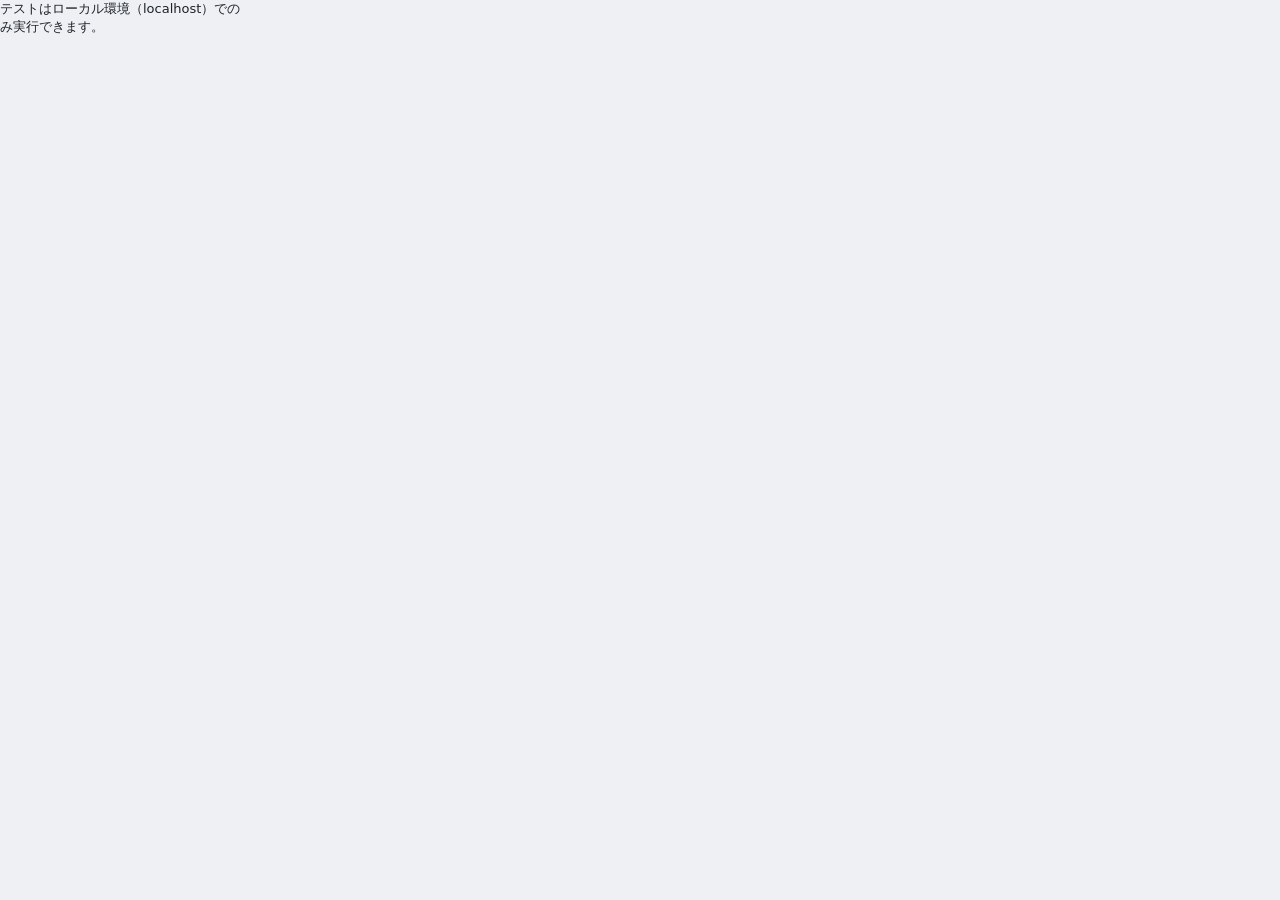
<file: tests/wire.html>
<!doctype html><html lang="ja"><head><meta charset="utf-8"><title>test: wire</title><link rel="stylesheet" href="../css/app.css"></head><body>
<header id="toolbar" class="toolbar"></header><aside id="parts" class="panel panel-left"></aside>
<main class="canvas-wrap"><div id="canvas" class="canvas"></div></main><aside id="props" class="panel panel-right"></aside><footer id="pagebar" class="pagebar"></footer>
<pre id="out" style="position:fixed;left:0;bottom:40px;background:#fff;z-index:9;font-size:11px;margin:0"></pre>
<script type="module">
// テストは localStorage（自動保存）を消すので、公開サイトでは実行しない
if (!['localhost', '127.0.0.1'].includes(location.hostname)) { document.body.textContent = 'テストはローカル環境（localhost）でのみ実行できます。'; throw new Error('local only'); }
if (!new URLSearchParams(location.search).get('restore')) localStorage.clear();
const log=[]; const ok=(n,c)=>log.push((c?'PASS ':'FAIL ')+n);
window.addEventListener('error',e=>log.push('ERROR '+e.message));
const q=new URLSearchParams(location.search);
try{
await import('../js/main.js');
const {canvas, store, cmd} = window.__app;
window.confirm=()=>true;
canvas.fit();
canvas.placePart('HRS-ZE064W-8DS', 80, 75);
canvas.placePart('HRS-ZE064W-14DS', 220, 75);
canvas.placePart('HRS-BH12WP-3SC', 80, 155);
canvas.placePart('HRS-HVH-280-2/2S', 220, 155);
const [J1,J2,J3,J4]=store.page.connectors;
const pinEl=(cid,pid)=>document.querySelector(`#canvas [data-kind=pin][data-id="${cid}"][data-pin="${pid}"]`);
const click=(el)=>{const r=el.getBoundingClientRect(); const o={bubbles:true,clientX:r.x+r.width/2,clientY:r.y+r.height/2,button:0,pointerId:1};
  el.dispatchEvent(new PointerEvent('pointerdown',o)); el.dispatchEvent(new PointerEvent('pointerup',o));};
// wire mode via key W
window.dispatchEvent(new KeyboardEvent('keydown',{key:'w'}));
ok('wire tool on', store.ui.tool==='wire');
click(pinEl(J1.id,'3')); ok('start set', store.ui.wireStart?.pinId==='3');
click(pinEl(J2.id,'1')); ok('wire1 created', store.page.wires.length===1);
const w1=store.page.wires[0];
ok('wire ends', w1.from.connectorId===J1.id && w1.from.pinId==='3' && w1.to.connectorId===J2.id && w1.to.pinId==='1');
cmd.updateWire(w1.id,{name:'CAN_H', color:'Y', gauge:0.85, length:1200});
click(pinEl(J1.id,'4')); click(pinEl(J2.id,'2'));
const w2=store.page.wires[1];
ok('wire2 inherits spec', w2 && w2.color==='Y' && w2.gauge===0.85 && w2.length==null);
cmd.updateWire(w2.id,{name:'CAN_L', color:'G', length:1.2*1000, lengthUnit:'m'});
// branch: J2-1 also to J4-1 (shared pin -> net)
click(pinEl(J2.id,'1')); click(pinEl(J4.id,'1'));
const w3=store.page.wires[2];
cmd.updateWire(w3.id,{name:'+12V', color:'R', gauge:2, type:'UL1015', length:450});
click(pinEl(J3.id,'A')); click(pinEl(J4.id,'2'));
const w4=store.page.wires[3]; cmd.updateWire(w4.id,{name:'GND', color:'B', gauge:3, length:800});
click(pinEl(J3.id,'1')); click(pinEl(J1.id,'8'));
const w5=store.page.wires[4]; cmd.updateWire(w5.id,{name:'SIG', color:'W', gauge:0.3, length:600});
ok('5 wires', store.page.wires.length===5);
window.dispatchEvent(new KeyboardEvent('keydown',{key:'Escape'}));
ok('tool off', store.ui.tool==='select');
// pin colors
ok('pin colored', getComputedStyle(pinEl(J1.id,'3')).fill==='rgb(242, 197, 0)');
// select wire by clicking line
const hit=document.querySelector(`#canvas .wire[data-id="${w1.id}"] .wire-hit`);
store.select({kind:'wire',id:w1.id});
ok('net highlight', document.querySelector(`#canvas .wire[data-id="${w3.id}"]`).classList.contains('wire-net'));
ok('panel color chips', document.querySelectorAll('#props .color-chip').length===10);
ok('panel net list', document.querySelectorAll('#props .wire-table tbody tr').length===1);
// add waypoint via handle drag
const h=document.querySelector('#canvas .handle-add'); const r=h.getBoundingClientRect();
const o=(x,y)=>({bubbles:true,clientX:x,clientY:y,button:0,pointerId:1});
h.dispatchEvent(new PointerEvent('pointerdown',o(r.x+r.width/2,r.y+r.height/2)));
canvas.svg.dispatchEvent(new PointerEvent('pointermove',o(r.x+r.width/2,r.y+r.height/2-30*canvas.zoom/3)));
canvas.svg.dispatchEvent(new PointerEvent('pointerup',o(0,0)));
ok('waypoint added', store.page.wires[0].waypoints.length===1);
cmd.undo(); ok('waypoint undo', store.page.wires[0].waypoints.length===0); cmd.redo();
// change endpoint via panel equivalent
cmd.updateWire(w2.id,{to:{connectorId:J2.id,pinId:'5'}}); ok('endpoint change', store.page.wires[1].to.pinId==='5');
// labelT spread
cmd.updateWire(w1.id,{labelT:0.3}); cmd.updateWire(w2.id,{labelT:0.62});
// delete connector cascade
store.select({kind:'connector',id:J4.id}); cmd.deleteSelection();
ok('cascade delete', store.page.wires.length===3 && store.page.connectors.length===3);
cmd.undo(); ok('cascade undo', store.page.wires.length===5);
// delete wire by key
store.select({kind:'wire',id:w5.id}); window.dispatchEvent(new KeyboardEvent('keydown',{key:'Delete'}));
ok('wire delete', store.page.wires.length===4); cmd.undo();
store.select(q.get('sel')==='wire'?{kind:'wire',id:w1.id}:null);
}catch(e){log.push('EXC '+e.stack)}
document.getElementById('out').textContent=log.join('\n');
if(q.get('shot')) document.getElementById('out').remove();
</script></body></html>
</file>
<file: css/app.css>
:root {
  --bg: #eef0f3;
  --panel: #f8f9fb;
  --panel-border: #d5d9e0;
  --text: #1d232b;
  --muted: #6b7480;
  --accent: #1f6feb;
  --accent-weak: #dbe8ff;
  --warn: #b45309;
  --warn-bg: #fff4e5;
  --canvas-bg: #5b626c;
  --paper: #ffffff;
  --line: #111111;
  --sel: #e8590c;
  --toolbar: #2b313a;
  --toolbar-text: #e9edf2;
  --left-w: 250px;
  --right-w: 290px;
  font-family: "Yu Gothic UI", "Meiryo", "Hiragino Sans", "Noto Sans JP", system-ui, sans-serif;
  font-size: 13px;
  color: var(--text);
}

* { box-sizing: border-box; }
html, body { margin: 0; height: 100%; overflow: hidden; }

body {
  background: var(--bg);
  display: grid;
  grid-template-columns: var(--left-w) 1fr var(--right-w);
  grid-template-rows: auto 1fr 34px;
  grid-template-areas:
    "tool tool tool"
    "left main right"
    "page page page";
}
body.hide-left { grid-template-columns: 0 1fr var(--right-w); }
body.hide-right { grid-template-columns: var(--left-w) 1fr 0; }
body.hide-left.hide-right { grid-template-columns: 0 1fr 0; }
body.hide-left .panel-left, body.hide-right .panel-right { display: none; }

/* ---------- toolbar ---------- */
.toolbar {
  grid-area: tool;
  display: flex; flex-wrap: wrap; align-items: center; gap: 4px 10px;
  padding: 5px 10px;
  background: var(--toolbar); color: var(--toolbar-text);
}
.tb-group { display: flex; align-items: center; gap: 3px; padding-right: 10px; border-right: 1px solid #454d58; }
.tb-group:last-child { border-right: 0; }
.brand { gap: 6px; }
.logo { font-size: 16px; }
.app-title { font-weight: 700; letter-spacing: .02em; }
.project-name {
  width: 200px; padding: 4px 8px; border-radius: 4px; border: 1px solid #4b5563;
  background: #1f242b; color: var(--toolbar-text); font: inherit;
}
.tb-btn {
  font: inherit; padding: 4px 9px; border-radius: 4px; cursor: pointer;
  border: 1px solid #4b5563; background: #3a414b; color: var(--toolbar-text);
  white-space: nowrap;
}
.tb-btn:hover:not(:disabled) { background: #4a525e; }
.tb-btn:disabled { opacity: .4; cursor: default; }
.tb-btn.toggle.on { background: var(--accent); border-color: var(--accent); }
.zoom-label { min-width: 48px; text-align: center; font-variant-numeric: tabular-nums; }

/* ---------- side panels ---------- */
.panel {
  background: var(--panel); overflow: auto; min-width: 0;
  display: flex; flex-direction: column;
}
.panel-left { grid-area: left; border-right: 1px solid var(--panel-border); }
.panel-right { grid-area: right; border-left: 1px solid var(--panel-border); padding: 10px 12px; display: block; }
.panel h3 { margin: 0 0 8px; font-size: 13px; text-transform: none; }
.panel h4 { margin: 12px 0 6px; font-size: 12px; color: var(--muted); font-weight: 600; }
.panel-section { padding: 10px; border-bottom: 1px solid var(--panel-border); }
.panel-section.grow { flex: 1; overflow: auto; }

.search { width: 100%; padding: 5px 8px; border: 1px solid var(--panel-border); border-radius: 4px; font: inherit; margin-bottom: 6px; }
.group-title { margin: 10px 0 4px; font-size: 11px; font-weight: 700; color: var(--muted); }
.part-item {
  display: flex; align-items: center; gap: 8px; padding: 5px 6px; margin-bottom: 4px;
  border: 1px solid var(--panel-border); border-radius: 5px; background: #fff; cursor: grab; user-select: none;
}
.part-item:hover { border-color: var(--accent); background: var(--accent-weak); }
.part-item.unavailable { cursor: pointer; opacity: .75; background: #f3f3f3; }
.part-item.unavailable:hover { border-color: var(--warn); background: var(--warn-bg); }
.thumb { width: 64px; height: 36px; flex: none; background: #fff; }
.thumb.missing { display: grid; place-items: center; color: var(--muted); font-weight: 700; border: 1px dashed #bbb; border-radius: 3px; }
.part-name { font-weight: 600; font-size: 12px; }
.part-meta { font-size: 11px; color: var(--muted); }
.part-meta.warn { color: var(--warn); }

.side-btn {
  display: flex; justify-content: space-between; align-items: center; width: 100%;
  padding: 6px 8px; margin-bottom: 4px; font: inherit; text-align: left;
  border: 1px solid var(--panel-border); border-radius: 4px; background: #fff; cursor: pointer;
}
.side-btn:disabled { color: var(--muted); cursor: default; }
.badge { font-size: 10px; padding: 1px 5px; border-radius: 8px; background: #e5e7eb; color: var(--muted); }

/* properties */
.prop-group { margin-bottom: 8px; }
.prop-row { display: grid; grid-template-columns: 92px 1fr; align-items: center; gap: 6px; margin-bottom: 5px; }
.prop-row label { color: var(--muted); font-size: 12px; }
.prop-row input:not([type=checkbox]), .prop-row select {
  width: 100%; padding: 3px 6px; font: inherit; border: 1px solid var(--panel-border); border-radius: 4px; background: #fff;
}
.prop-row input[type=checkbox] { justify-self: start; }
.prop-value { word-break: break-all; }
.hint { color: var(--muted); font-size: 12px; line-height: 1.6; }
.warn-box { margin: 8px 0; padding: 8px; border-radius: 4px; background: var(--warn-bg); color: var(--warn); border: 1px solid #f5c58a; line-height: 1.6; }
.variant-list { margin: 0; padding-left: 18px; font-size: 12px; line-height: 1.7; }
.shortcut-list { list-style: none; padding: 0; margin: 0; font-size: 12px; line-height: 1.9; }
kbd { font-family: inherit; font-size: 11px; padding: 0 4px; border: 1px solid #c9ced6; border-bottom-width: 2px; border-radius: 3px; background: #fff; }
.pin-table { width: 100%; border-collapse: collapse; font-size: 12px; }
.pin-table th, .pin-table td { padding: 3px 5px; border-bottom: 1px solid #e5e7eb; text-align: left; }
.pin-table th { color: var(--muted); font-weight: 600; }
.pin-table tbody tr { cursor: pointer; }
.pin-table tbody tr:hover { background: var(--accent-weak); }
.pin-table tr.active { background: #ffe8d9; }
.pin-no { font-weight: 700; }
.muted { color: var(--muted); }
.link-btn { border: 0; background: none; color: var(--accent); cursor: pointer; padding: 4px 0; font: inherit; }

/* ---------- canvas ---------- */
.canvas-wrap { grid-area: main; position: relative; min-width: 0; min-height: 0; }
.canvas { position: absolute; inset: 0; background: var(--canvas-bg); overflow: hidden; }
.canvas-svg { width: 100%; height: 100%; display: block; outline: none; cursor: default; touch-action: none; }
.canvas-svg.panning { cursor: grabbing; }
.panel-toggle {
  position: absolute; top: 8px; z-index: 2; width: 28px; height: 28px; border-radius: 4px;
  border: 1px solid #777; background: rgba(255,255,255,.85); cursor: pointer; display: none;
}
.panel-toggle.left { left: 8px; }
.panel-toggle.right { right: 8px; }

/* 図面要素（単位: user unit = mm。px 指定 = mm として扱われる） */
.paper { fill: var(--paper); filter: drop-shadow(0 2px 6px rgba(0,0,0,.35)); }
.grid-minor { stroke: #e3e7ee; stroke-width: 0.12px; }
.grid-major { stroke: #c4ccd8; stroke-width: 0.2px; }
.frame { fill: none; stroke: #222; stroke-width: 0.35px; }

.connector { cursor: move; }
.cn-outline, .cn-thin { fill: none; stroke: var(--line); stroke-linejoin: round; }
.cn-outline.cn-body { fill: #fff; }
path.cn-outline:first-child { fill: #fff; }
.pin { fill: #fff; stroke: var(--line); cursor: pointer; }
.pin-power { stroke: #000; }
.pin:hover { stroke: var(--accent); }
.pin-selected { stroke: var(--sel) !important; stroke-width: 0.25px; filter: drop-shadow(0 0 0.6px var(--sel)); }
.pin-label {
  font-family: "Arial Narrow", Arial, "Yu Gothic UI", sans-serif; font-weight: 700;
  text-anchor: middle; dominant-baseline: central; pointer-events: none;
}
.cn-title { font-size: 3px; text-anchor: middle; font-weight: 600; fill: #111; }
.cn-ref { font-weight: 800; fill: #0b4fbf; }
.cn-sub { font-size: 2.2px; text-anchor: middle; fill: #555; }
.sel-box { fill: none; stroke: var(--sel); stroke-width: 0.35px; stroke-dasharray: 1.5 1; pointer-events: none; }
.missing-part { font-size: 3px; fill: #c00; }

/* ---------- page bar ---------- */
.pagebar {
  grid-area: page; display: flex; align-items: center; gap: 10px; padding: 0 10px;
  background: var(--toolbar); color: var(--toolbar-text);
}
.page-tabs { display: flex; gap: 2px; overflow-x: auto; flex: 1; }
.page-tab {
  font: inherit; padding: 4px 14px; border: 1px solid #4b5563; border-radius: 4px 4px 0 0;
  background: #3a414b; color: var(--toolbar-text); cursor: pointer; white-space: nowrap;
}
.page-tab.active { background: #fff; color: var(--text); font-weight: 700; }
.page-actions { display: flex; gap: 4px; }
.cursor-pos { font-variant-numeric: tabular-nums; min-width: 150px; text-align: right; opacity: .8; }

/* ---------- responsive ---------- */
@media (max-width: 1720px) {
  .toolbar { gap: 4px 6px; padding: 5px 8px; }
  .tb-group { padding-right: 6px; gap: 2px; }
  .tb-btn { padding: 4px 7px; }
  .project-name { width: 160px; }
}
@media (max-width: 1200px) {
  :root { --left-w: 210px; --right-w: 250px; }
  .project-name { width: 140px; }
}
@media (max-width: 900px) {
  .panel-toggle { display: block; }
  body { grid-template-columns: 0 1fr 0; }
  .panel-left, .panel-right { display: none; }
  body.hide-left .panel-left, body.hide-right .panel-right {
    display: flex; position: fixed; top: 80px; bottom: 34px; width: min(300px, 85vw); z-index: 5; box-shadow: 0 0 12px rgba(0,0,0,.3);
  }
  body.hide-left .panel-left { left: 0; }
  body.hide-right .panel-right { right: 0; display: block; }
}

/* ---------- Phase 2: 配線 ---------- */
.wire { cursor: pointer; }
.wire polyline { fill: none; stroke-linejoin: round; stroke-linecap: round; }
.wire-hit { stroke: transparent; stroke-width: 3px; pointer-events: stroke; }
.wire-casing { stroke: #1a1a1a; pointer-events: none; }
.wire-core { pointer-events: none; }
.wire-glow { stroke: var(--sel); opacity: .35; pointer-events: none; }
.wire-net .wire-glow { stroke: var(--accent); opacity: .3; }
.wire-label { cursor: grab; }
.wl-bg { fill: #fff; stroke: #555; stroke-width: 0.15px; }
.wl-selected .wl-bg { stroke: var(--sel); stroke-width: 0.35px; }
.wl-net .wl-bg { stroke: var(--accent); stroke-width: 0.3px; }
.wl-swatch { stroke: #222; stroke-width: 0.1px; }
.wl-name, .wl-spec { dominant-baseline: central; fill: #111; text-anchor: middle; }
.wl-name { font-weight: 700; }
.wl-spec { fill: #333; }

.canvas-svg.tool-wire, .canvas-svg.tool-wire .connector { cursor: crosshair; }
.canvas-svg.tool-wire .pin:hover { stroke: var(--sel); stroke-width: 0.3px; }
.rubber { stroke: var(--sel); stroke-dasharray: 4 3; pointer-events: none; vector-effect: non-scaling-stroke; }
.wire-start { fill: none; stroke: var(--sel); pointer-events: none; }
.handle { fill: #fff; stroke: var(--sel); cursor: move; }
.handle-add { fill: var(--accent-weak); stroke: var(--accent); cursor: copy; opacity: .9; }

.canvas-hint {
  position: absolute; left: 50%; top: 10px; transform: translateX(-50%); z-index: 3;
  padding: 5px 14px; border-radius: 14px; background: rgba(232, 89, 12, .92); color: #fff; font-weight: 600;
  pointer-events: none; white-space: nowrap;
}
.canvas-hint[hidden] { display: none; }

.side-btn.on { border-color: var(--sel); background: #ffe8d9; }

.chip { display: inline-block; width: 12px; height: 12px; border-radius: 2px; border: 1px solid #333; vertical-align: -2px; }
.chip.big { width: 16px; height: 16px; }
.color-chips { display: grid; grid-template-columns: repeat(2, 1fr); gap: 4px; }
.color-chip {
  display: flex; align-items: center; gap: 6px; padding: 3px 6px; font: inherit; font-size: 12px;
  border: 1px solid var(--panel-border); border-radius: 4px; background: #fff; cursor: pointer; text-align: left;
}
.color-chip:hover { border-color: var(--accent); }
.color-chip.on { border: 2px solid var(--sel); padding: 2px 5px; font-weight: 700; background: #fff6f0; }
.prop-row.top { align-items: start; }
.len-input { display: grid; grid-template-columns: 1fr 60px; gap: 4px; }
.end-editor { display: grid; grid-template-columns: 40px 1fr 64px; gap: 4px; align-items: center; margin-bottom: 5px; }
.end-editor label { color: var(--muted); font-size: 12px; }
.end-editor select { padding: 3px 4px; font: inherit; border: 1px solid var(--panel-border); border-radius: 4px; min-width: 0; }
.wire-table { width: 100%; border-collapse: collapse; font-size: 11.5px; }
.wire-table th, .wire-table td { padding: 3px 4px; border-bottom: 1px solid #e5e7eb; text-align: left; }
.wire-table th { color: var(--muted); font-weight: 600; }
.wire-table tbody tr { cursor: pointer; }
.wire-table tbody tr:hover { background: var(--accent-weak); }
.wire-table tr.active { background: #ffe8d9; }
.nowrap { white-space: nowrap; }
.pin-wire { white-space: nowrap; font-size: 11.5px; }
.check { display: flex; align-items: center; gap: 4px; font-size: 12px; cursor: pointer; }
.check-grid { display: grid; grid-template-columns: 1fr 1fr; gap: 4px 8px; }
.primary-btn {
  width: 100%; padding: 6px; margin: 4px 0; font: inherit; border-radius: 4px; cursor: pointer;
  border: 1px solid var(--accent); background: var(--accent); color: #fff;
}
.primary-btn:hover { filter: brightness(1.08); }
.danger-btn {
  width: 100%; padding: 5px; margin-top: 10px; font: inherit; border-radius: 4px; cursor: pointer;
  border: 1px solid #e0a3a3; background: #fff; color: #b42318;
}
.danger-btn:hover { background: #fdecea; }
.secondary-btn {
  width: 100%; padding: 5px; margin-top: 8px; font: inherit; border-radius: 4px; cursor: pointer;
  border: 1px solid var(--accent); background: #fff; color: var(--accent);
}
.secondary-btn:hover:not(:disabled) { background: var(--accent-weak); }
.secondary-btn:disabled { opacity: .45; cursor: default; }
.tb-btn.light { background: #fff; color: var(--text); border-color: var(--panel-border); }
.sub-hint { font-size: 11.5px; color: var(--muted); margin: 6px 0 4px; }

/* ---------- Phase 3: コルゲートチューブ ---------- */
.tube { cursor: move; }
.tube polyline { fill: none; stroke-linejoin: round; stroke-linecap: butt; }
.tube-body { pointer-events: stroke; }
.tube-edge, .tube-rib, .tube-glow { pointer-events: none; }
.tube-rib { fill: none; stroke-linecap: butt; }
.tube-glow { stroke: var(--sel); opacity: .4; }
.tube-label { cursor: grab; }
.tl-leader { stroke: #333; stroke-width: 0.2px; pointer-events: none; }
.tl-dot { fill: #333; pointer-events: none; }
.tl-bg { fill: #fff; stroke: #333; stroke-width: 0.18px; }
.tl-selected .tl-bg { stroke: var(--sel); stroke-width: 0.35px; }
.tl-swatch { stroke: #222; stroke-width: 0.1px; }
.tl-name, .tl-spec { dominant-baseline: central; text-anchor: middle; fill: #111; }
.tl-name { font-weight: 700; }
.tl-spec { fill: #333; }
.handle-tube { fill: #fff; stroke: var(--sel); cursor: ew-resize; }
.canvas-svg.tool-tube, .canvas-svg.tool-tube .connector { cursor: default; }
.canvas-svg.tool-tube .wire, .canvas-svg.tool-tube .tube { cursor: crosshair; }
.canvas-svg.tool-tube .wire-hit { stroke-width: 4px; }
.tube-chip { display: inline-block; width: 22px; height: 10px; border-radius: 2px; border: 1px solid #000;
  background-image: repeating-linear-gradient(90deg, transparent 0 3px, rgba(255,255,255,.35) 3px 4px); vertical-align: -1px; }
.range-input { display: grid; grid-template-columns: 1fr auto 1fr auto; gap: 4px; align-items: center; }
.check-list { display: flex; flex-direction: column; gap: 3px; max-height: 180px; overflow-y: auto; padding: 4px; border: 1px solid var(--panel-border); border-radius: 4px; }
.check-list .check.guide { font-weight: 700; }

/* ---------- Phase 4: テキスト・表題欄・ページ・PDF ---------- */
.note { cursor: move; }
.note-hit { fill: transparent; stroke: none; }
.note-frame { fill: #fff; stroke: #222; stroke-width: 0.3px; }
.note-text { fill: #111; font-family: "Yu Gothic UI", "Meiryo", "Noto Sans JP", sans-serif; white-space: pre; }
.note-text.bold { font-weight: 700; }
.title-block { cursor: pointer; }
.tb-bg { fill: #fff; stroke: #222; stroke-width: 0.35px; }
.tb-cell { fill: none; stroke: #222; stroke-width: 0.2px; }
.tb-label { font-size: 1.8px; fill: #555; dominant-baseline: central; }
.tb-value { font-size: 2.8px; fill: #111; dominant-baseline: central; }
.tb-value.big { font-size: 3.4px; font-weight: 700; }
.text-edit { width: 100%; font: inherit; padding: 5px; border: 1px solid var(--panel-border); border-radius: 4px; resize: vertical; margin-bottom: 6px; }
.inline { display: flex; align-items: center; gap: 8px; }

.canvas-warn {
  position: absolute; left: 50%; bottom: 10px; transform: translateX(-50%); z-index: 3;
  padding: 4px 12px; border-radius: 12px; background: rgba(180, 83, 9, .92); color: #fff; font-size: 12px;
  pointer-events: none; white-space: nowrap;
}
.canvas-warn[hidden] { display: none; }

.page-tab { display: inline-flex; align-items: center; gap: 6px; }
.page-no { font-size: 10px; opacity: .65; }
.page-tab.drop-target { outline: 2px dashed var(--sel); }
.page-tab-input { font: inherit; padding: 3px 8px; width: 140px; border-radius: 4px 4px 0 0; border: 1px solid var(--sel); }
.page-actions .tb-btn { padding: 2px 8px; }
.save-state { font-size: 11.5px; opacity: .75; margin-left: 4px; white-space: nowrap; }
.save-state.error { color: #fbbf24; opacity: 1; }

.modal-overlay { position: fixed; inset: 0; background: rgba(15, 20, 28, .45); z-index: 50; display: grid; place-items: center; padding: 16px; }
.modal { background: #fff; border-radius: 8px; padding: 16px 18px; width: min(520px, 100%); max-height: 90vh; overflow: auto; box-shadow: 0 10px 40px rgba(0,0,0,.35); }
.modal h3 { margin: 0 0 10px; }
.modal-row { display: flex; flex-direction: column; gap: 6px; margin-bottom: 10px; }
.modal-actions { display: flex; justify-content: flex-end; gap: 8px; margin-top: 14px; }
.primary-btn.inline { width: auto; padding: 6px 16px; margin: 0; }
.info-box { margin-top: 10px; padding: 8px 10px; background: #f3f6fb; border: 1px solid #d5dfee; border-radius: 6px; font-size: 12px; }
.info-box ol { margin: 4px 0 4px 18px; padding: 0; }

/* 操作方法 */
.modal.wide { width: min(860px, 100%); }
.help-grid { display: grid; grid-template-columns: repeat(auto-fit, minmax(330px, 1fr)); gap: 4px 18px; }
.help-grid h4 { margin: 8px 0 4px; font-size: 12.5px; color: var(--accent); }
.help-table { border-collapse: collapse; width: 100%; font-size: 12px; }
.help-table th { text-align: left; font-weight: 600; white-space: nowrap; padding: 2px 10px 2px 0; vertical-align: top; }
.help-table td { padding: 2px 0; color: #374151; }

/* 図面チェック */
.check-badge { display: inline-block; min-width: 16px; margin-left: 5px; padding: 0 4px; border-radius: 8px; background: #d97706; color: #fff; font-size: 10.5px; line-height: 16px; text-align: center; }
.check-badge.error { background: #dc2626; }
.check-badge[hidden] { display: none; }
.check-panel {
  position: absolute; right: 10px; top: 10px; z-index: 4; width: min(420px, calc(100% - 20px)); max-height: calc(100% - 60px);
  display: flex; flex-direction: column; background: #fff; border: 1px solid var(--panel-border); border-radius: 8px;
  box-shadow: 0 6px 24px rgba(0,0,0,.28); font-size: 12px;
}
.check-panel[hidden] { display: none; }
.check-panel header { display: flex; align-items: center; gap: 8px; padding: 8px 10px; border-bottom: 1px solid var(--panel-border); }
.check-panel header b { flex: 1; font-size: 13px; }
.check-panel header select { font: inherit; padding: 1px 4px; }
.check-panel .icon-btn { border: 0; background: none; font-size: 18px; line-height: 1; cursor: pointer; color: var(--muted); padding: 0 2px; }
.check-summary { display: flex; gap: 6px; padding: 6px 10px; flex-wrap: wrap; }
.check-chip { padding: 1px 8px; border-radius: 10px; background: #eef0f3; }
.check-chip.error { background: #fde2e2; color: #991b1b; }
.check-chip.warn { background: var(--warn-bg); color: var(--warn); }
.check-chip.info { background: #e7eefb; color: #1e40af; }
.check-list { overflow: auto; padding: 0 6px 8px; }
.check-item { display: flex; gap: 6px; width: 100%; text-align: left; border: 0; border-radius: 4px; background: none; padding: 5px 6px; font: inherit; color: inherit; cursor: pointer; line-height: 1.45; }
.check-item:hover { background: var(--accent-weak); }
.check-item .lv { flex: none; width: 16px; text-align: center; }
.check-item.error .lv { color: #dc2626; }
.check-item.warn .lv { color: #d97706; }
.check-item.info .lv { color: #2563eb; }
.check-item .pg { display: inline-block; margin-right: 6px; padding: 0 5px; border-radius: 3px; background: #eef0f3; color: var(--muted); font-size: 11px; }
.check-ok { padding: 14px 10px; color: #15803d; text-align: center; }

/* 印刷（PDF 出力） */
#print-root { position: fixed; left: -100000px; top: 0; pointer-events: none; }
@media print {
  html, body.printing { height: auto; overflow: visible; background: #fff; display: block; }
  body.printing > *:not(#print-root) { display: none !important; }
  body.printing #print-root { position: static; left: 0; }
  .print-page { overflow: hidden; break-after: page; page-break-after: always; }
  .print-page:last-child { break-after: auto; page-break-after: auto; }
  .print-svg { display: block; }
  .print-svg .paper { filter: none; }
  * { -webkit-print-color-adjust: exact; print-color-adjust: exact; }
}
.print-svg .paper { filter: none; }
</file>
